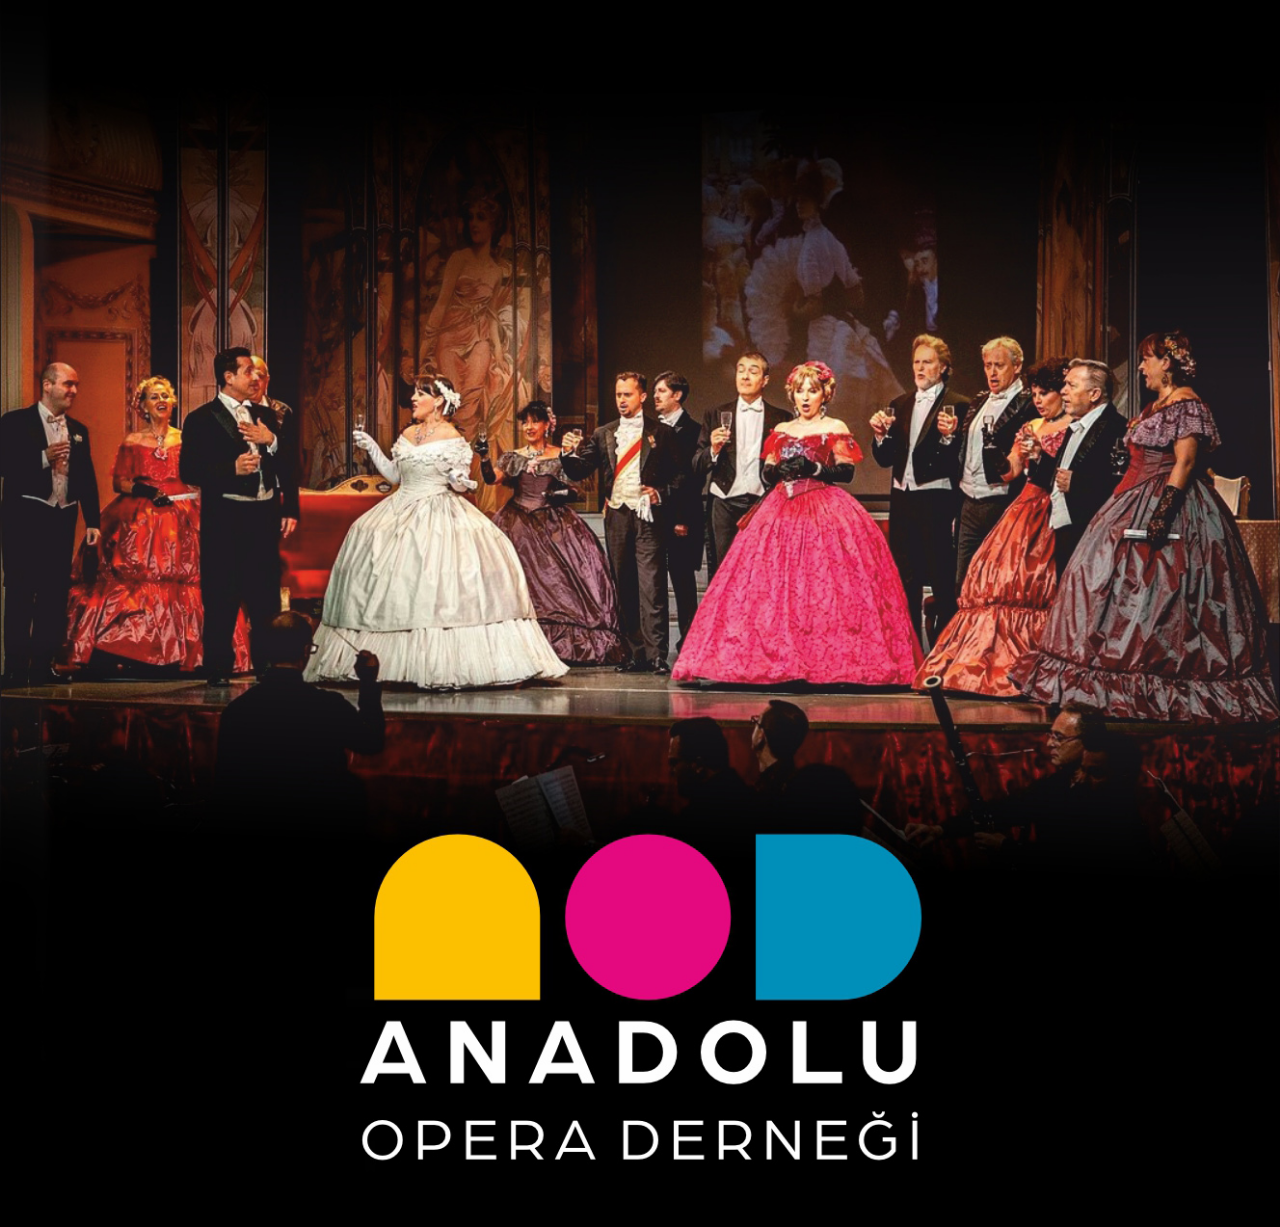
<file: index.html>
<!DOCTYPE html>
<html lang="tr">
<head>
  <meta charset="UTF-8">
  <meta name="viewport" content="width=device-width, initial-scale=1.0">
  <title>operadernegi</title>

  <!-- SEO Meta -->
  <meta name="description" content="Opera Dünyası — opera, klasik müzik ve sanat dünyasına açılan kapı.">
  <meta name="keywords" content="opera, opera dünyası, opera müzik, klasik müzik, sanat">
  <meta name="author" content="operadernegi">
  <meta name="robots" content="index, follow">
  <link rel="canonical" href="https://www.operadernegi.com/">

  <!-- Open Graph -->
  <meta property="og:type" content="website">
  <meta property="og:url" content="https://www.operadernegi.com/">
  <meta property="og:title" content="operadernegi">
  <meta property="og:description" content="Opera Dünyası — opera, klasik müzik ve sanat dünyasına açılan kapı.">
  <meta property="og:image" content="https://www.operadernegi.com/index.jpeg">

  <!-- Twitter Card -->
  <meta name="twitter:card" content="summary_large_image">
  <meta name="twitter:title" content="operadernegi">
  <meta name="twitter:description" content="Opera Dünyası — opera, klasik müzik ve sanat dünyasına açılan kapı.">
  <meta name="twitter:image" content="https://www.operadernegi.com/index.jpeg">

  <!-- Favicon -->
  <link rel="icon" type="image/jpeg" href="/index.jpeg">

  <style>
    * { margin: 0; padding: 0; box-sizing: border-box; }
    html, body { width: 100%; }
    body {
      display: flex;
      justify-content: center;
      align-items: center;
      min-height: 100vh;
      background-color: #000;
    }
  </style>
</head>
<body>
  <img src="index.jpeg" style="display:block; margin:0 auto; max-width:100%; height:auto;">
</body>
</html>
</file>
